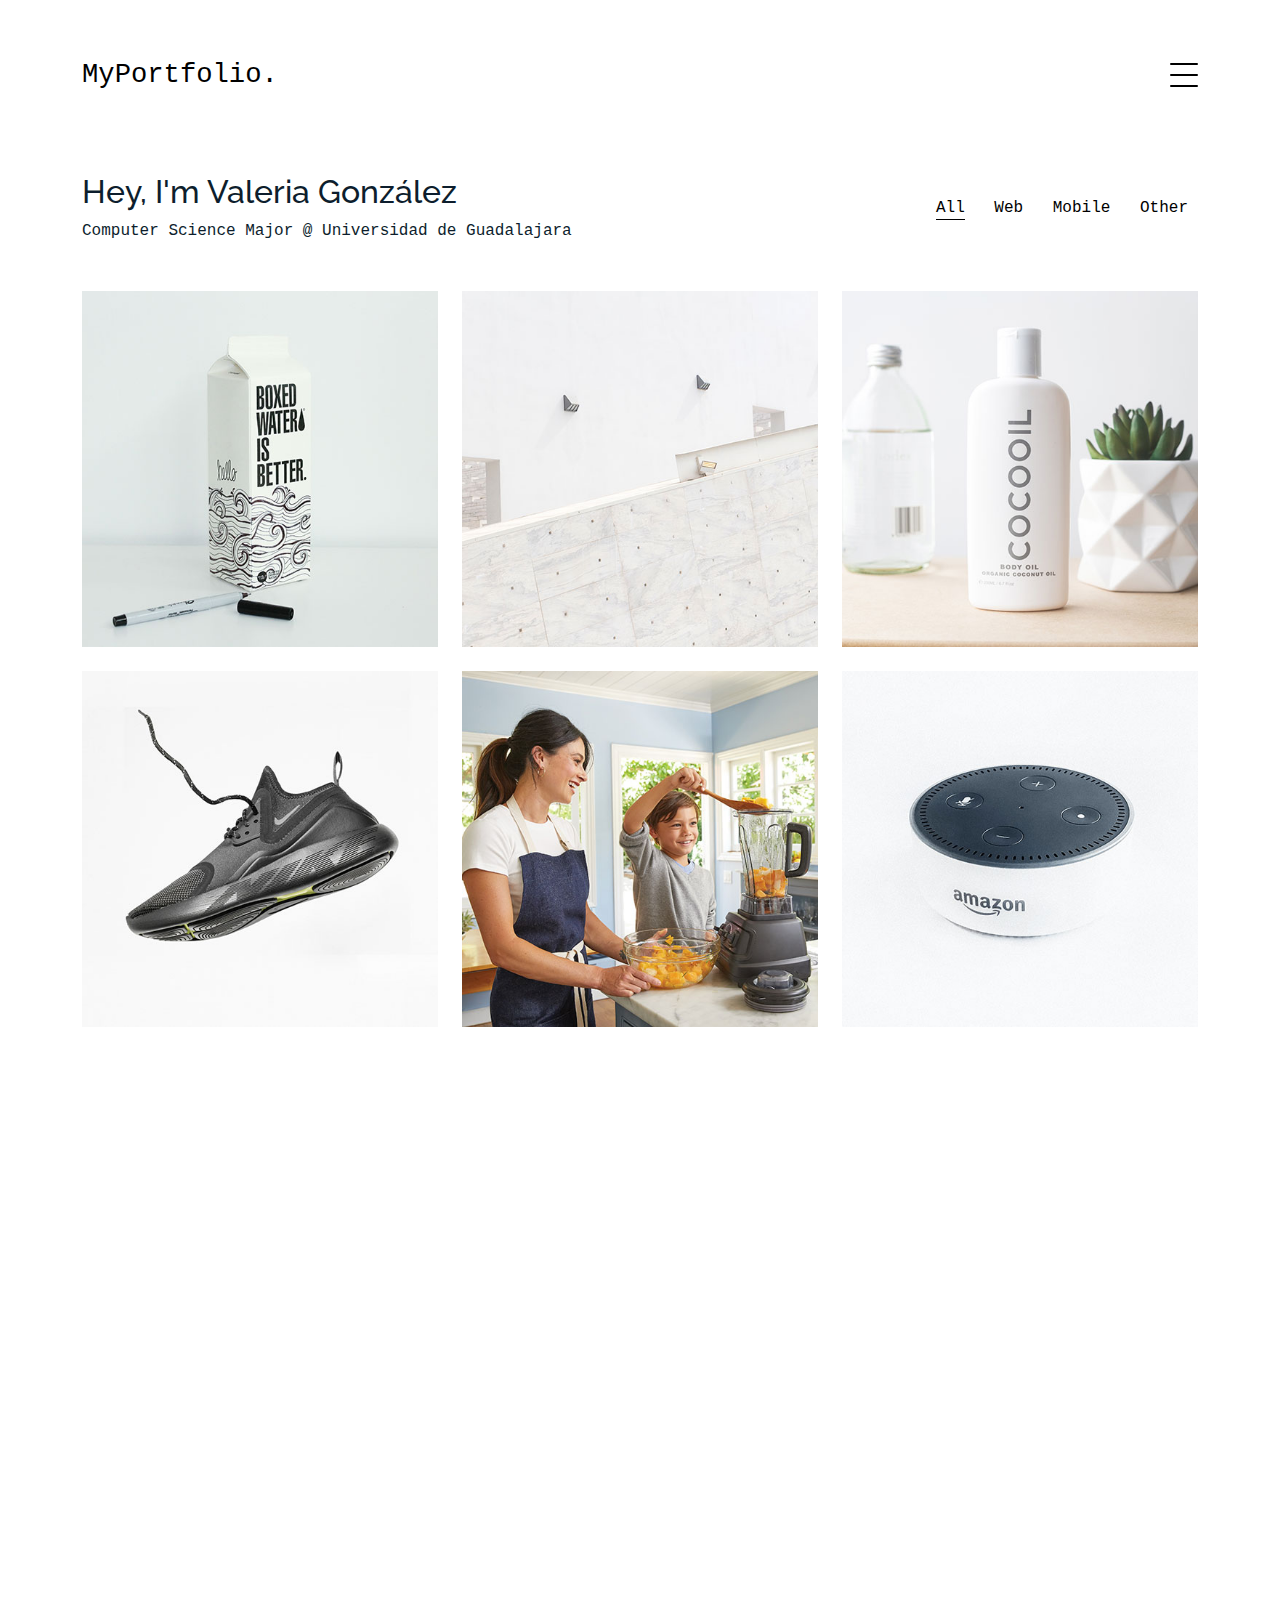
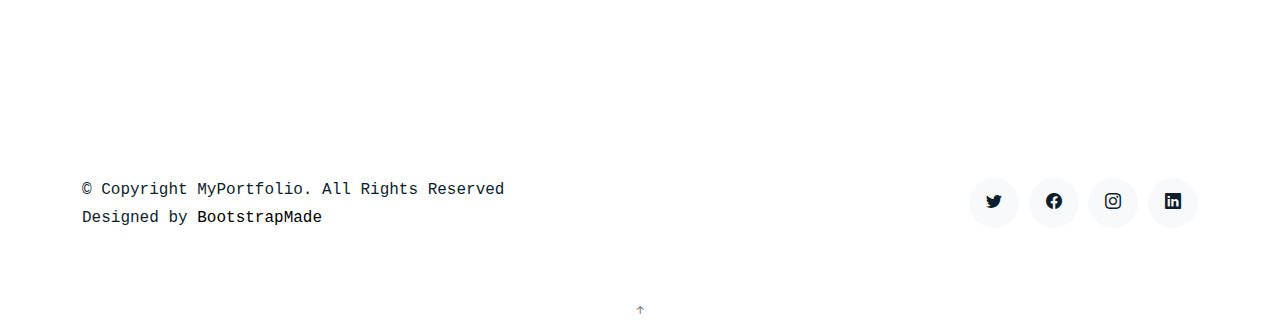
<file: index.html>
<!DOCTYPE html>
<html lang="en">

<head>
  <meta charset="utf-8">
  <meta content="width=device-width, initial-scale=1.0" name="viewport">

  <title>My Portafolio</title>
  <meta content="" name="description">
  <meta content="" name="keywords">

  <!-- Favicons -->
  <link href="assets/img/favicon.png" rel="icon">
  <link href="assets/img/apple-touch-icon.png" rel="apple-touch-icon">

  <!-- Google Fonts -->
  <link href="https://fonts.googleapis.com/css?family=https://fonts.googleapis.com/css?family=Inconsolata:400,500,600,700|Raleway:400,400i,500,500i,600,600i,700,700i" rel="stylesheet">

  <!-- Vendor CSS Files -->
  <link href="assets/vendor/aos/aos.css" rel="stylesheet">
  <link href="assets/vendor/bootstrap/css/bootstrap.min.css" rel="stylesheet">
  <link href="assets/vendor/bootstrap-icons/bootstrap-icons.css" rel="stylesheet">
  <link href="assets/vendor/swiper/swiper-bundle.min.css" rel="stylesheet">

  <!-- Template Main CSS File -->
  <link href="assets/css/style.css" rel="stylesheet">

  <!-- =======================================================
  * Template Name: MyPortfolio
  * Updated: Jul 27 2023 with Bootstrap v5.3.1
  * Template URL: https://bootstrapmade.com/myportfolio-bootstrap-portfolio-website-template/
  * Author: BootstrapMade.com
  * License: https://bootstrapmade.com/license/
  ======================================================== -->
</head>

<body>

  <!-- ======= Navbar ======= -->
  <div class="collapse navbar-collapse custom-navmenu" id="main-navbar">
    <div class="container py-2 py-md-5">
      <div class="row align-items-start">
        <div class="col-md-2">
          <ul class="custom-menu">
            <li class="active"><a href="index.html">Home</a></li>
            <li><a href="contact.html">Contact</a></li>
          </ul>
        </div>
        <div class="col-md-6 d-none d-md-block  mr-auto">
          <div class="tweet d-flex">
            <span class="bi bi-twitter text-white mt-2 mr-3"></span>
            <div>
              <p><em>Follow me on<br> <a href="#">twitter</a></em></p>
            </div>
          </div>
        </div>
        <div class="col-md-4 d-none d-md-block">
          <h3>Hire Me</h3>
          <p>Feel free to contact me at <br> <a href="#">myemail@gmail.com</a></p>
        </div>
      </div>

    </div>
  </div>

  <nav class="navbar navbar-light custom-navbar">
    <div class="container">
      <a class="navbar-brand" href="index.html">MyPortfolio.</a>
      <a href="#" class="burger" data-bs-toggle="collapse" data-bs-target="#main-navbar">
        <span></span>
      </a>
    </div>
  </nav>

  <main id="main">

    <!-- ======= Works Section ======= -->
    <section class="section site-portfolio">
      <div class="container">
        <div class="row mb-5 align-items-center">
          <div class="col-md-12 col-lg-6 mb-4 mb-lg-0" data-aos="fade-up">
            <h2>Hey, I'm Valeria González</h2>
            <p class="mb-0">Computer Science Major @ Universidad de Guadalajara</p>
          </div>
          <div class="col-md-12 col-lg-6 text-start text-lg-end" data-aos="fade-up" data-aos-delay="100">
            <div id="filters" class="filters">
              <a href="#" data-filter="*" class="active">All</a>
              <a href="#" data-filter=".web">Web</a>
              <a href="#" data-filter=".design">Mobile</a>
              <a href="#" data-filter=".branding">Other</a>
            </div>
          </div>
        </div>
        <div id="portfolio-grid" class="row no-gutter" data-aos="fade-up" data-aos-delay="200">
          <div class="item web col-sm-6 col-md-4 col-lg-4 mb-4">
            <a href="work-single.html" class="item-wrap fancybox">
              <div class="work-info">
                <h3>Boxed Water</h3>
                <span>Web</span>
              </div>
              <img class="img-fluid" src="assets/img/img_1.jpg">
            </a>
          </div>
          <div class="item photography col-sm-6 col-md-4 col-lg-4 mb-4">
            <a href="work-single.html" class="item-wrap fancybox">
              <div class="work-info">
                <h3>Build Indoo</h3>
                <span>Photography</span>
              </div>
              <img class="img-fluid" src="assets/img/img_2.jpg">
            </a>
          </div>
          <div class="item branding col-sm-6 col-md-4 col-lg-4 mb-4">
            <a href="work-single.html" class="item-wrap fancybox">
              <div class="work-info">
                <h3>Cocooil</h3>
                <span>Branding</span>
              </div>
              <img class="img-fluid" src="assets/img/img_3.jpg">
            </a>
          </div>
          <div class="item design col-sm-6 col-md-4 col-lg-4 mb-4">
            <a href="work-single.html" class="item-wrap fancybox">
              <div class="work-info">
                <h3>Nike Shoe</h3>
                <span>Design</span>
              </div>
              <img class="img-fluid" src="assets/img/img_4.jpg">
            </a>
          </div>
          <div class="item photography col-sm-6 col-md-4 col-lg-4 mb-4">
            <a href="work-single.html" class="item-wrap fancybox">
              <div class="work-info">
                <h3>Kitchen Sink</h3>
                <span>Photography</span>
              </div>
              <img class="img-fluid" src="assets/img/img_5.jpg">
            </a>
          </div>
          <div class="item branding col-sm-6 col-md-4 col-lg-4 mb-4">
            <a href="work-single.html" class="item-wrap fancybox">
              <div class="work-info">
                <h3>Amazon</h3>
                <span>brandingn</span>
              </div>
              <img class="img-fluid" src="assets/img/img_6.jpg">
            </a>
          </div>
        </div>
      </div>
    </section><!-- End  Works Section -->

    <!-- ======= About Section ======= -->
    <section class="section pb-5">
      <div class="container" data-aos="fade-up">
        <div class="row mb-5 align-items-end">
          <div class="col-md-6" >

            <h2>About Me</h2>
            <p class="mb-0">Hi there, I'm a sixth semester computer science major. I'm a passionate
              problem solver and love what I'm studying. My goal is to work at bigtech companies and 
              be a great competitive programmer.
            </p>
          </div>
        </div>

        <div class="row">
          <div class="col-md-4 ml-auto order-2">
            <h3 class="h3 mb-4">Skills</h3>
            <ul class="list-unstyled">
              <li class="mb-3">
                <div class="d-flex mb-1">
                  <strong>C, C++</strong>
                  <!--span class="ml-auto">0%</span-->
                </div>
                <!--div class="progress custom-progress">
                  <div class="progress-bar" role="progressbar" style="width: 80%" aria-valuenow="80" aria-valuemin="0" aria-valuemax="100"></div>
                </div-->
              </li>
              <li class="mb-3">
                <div class="d-flex mb-1">
                  <strong>Python</strong>
                  <!--span class="ml-auto">0%</span-->
                </div>
                <!--div class="progress custom-progress">
                  <div class="progress-bar" role="progressbar" style="width: 96%" aria-valuenow="96" aria-valuemin="0" aria-valuemax="100"></div>
                </div-->
              </li>
              <li class="mb-3">
                <div class="d-flex mb-1">
                  <strong>HTML5/CSS3</strong>
                  <!--span class="ml-auto">0%</span-->
                </div>
                <!--div class="progress custom-progress">
                  <div class="progress-bar" role="progressbar" style="width: 99%" aria-valuenow="99" aria-valuemin="0" aria-valuemax="100"></div>
                </div-->
              </li>
              <li class="mb-3">
                <div class="d-flex mb-1">
                  <strong>Database Management</strong>
                  <!--span class="ml-auto">0%</span-->
                </div>
                <!--div class="progress custom-progress">
                  <div class="progress-bar" role="progressbar" style="width: 87%" aria-valuenow="87" aria-valuemin="0" aria-valuemax="100"></div>
                </div-->
              </li>
              <li class="mb-3">
                <div class="d-flex mb-1">
                  <strong>Algorithms & Data Structures</strong>
                  <!--span class="ml-auto">0%</span-->
                </div>
                <!--div class="progress custom-progress">
                  <div class="progress-bar" role="progressbar" style="width: 85%" aria-valuenow="85" aria-valuemin="0" aria-valuemax="100"></div>
                </div-->
              </li>
              <li class="mb-3">
                <div class="d-flex mb-1">
                  <strong>React Native</strong>
                  <!--span class="ml-auto">0%</span-->
                </div>
                <!--div class="progress custom-progress">
                  <div class="progress-bar" role="progressbar" style="width: 88%" aria-valuenow="88" aria-valuemin="0" aria-valuemax="100"></div>
                </div-->
              </li>
            </ul>
          </div>

          <div class="col-md-7 mb-5 mb-md-0">
            <p><a href="#" class="readmore">Download my CV</a></p>
            <br><br>
            <p style = "width: 90%">Some of my current learning interests are about Data Science, Machine Learning, 
              Data Mining and Artificial Inteligence.</p>
            <p style = "width: 90%">I have a solid knowledge of algorithms and data structures, delving into competitive
            programming at school attending various contests and even training camps.</p>
            
            
          </div>

        </div>

      </div>

    </section><!-- End About Section -->
    <br><br><br>
    <!-- ======= Services Section ======= >
    <section class="section services">
      <div class="container">
        <div class="row justify-content-center text-center mb-4">
          <div class="col-5">
            <h3 class="h3 heading">My Services</h3>
            <p>Lorem ipsum dolor sit amet consectetur adipisicing elit explicabo inventore.</p>
          </div>
        </div>
        <div class="row">

          <div class="col-12 col-sm-6 col-md-6 col-lg-3">
            <i class="bi bi-card-checklist"></i>
            <h4 class="h4 mb-2">Web Design</h4>
            <p>Lorem ipsum dolor sit amet consectetur adipisicing elit explicabo inventore.</p>
            <ul class="list-unstyled list-line">
              <li>Lorem ipsum dolor sit amet consectetur adipisicing</li>
              <li>Non pariatur nisi</li>
              <li>Magnam soluta quod</li>
              <li>Lorem ipsum dolor</li>
              <li>Cumque quae aliquam</li>
            </ul>
          </div>
          <div class="col-12 col-sm-6 col-md-6 col-lg-3">
            <i class="bi bi-binoculars"></i>
            <h4 class="h4 mb-2">Mobile Applications</h4>
            <p>Lorem ipsum dolor sit amet consectetur adipisicing elit explicabo inventore.</p>
            <ul class="list-unstyled list-line">
              <li>Lorem ipsum dolor sit amet consectetur adipisicing</li>
              <li>Non pariatur nisi</li>
              <li>Magnam soluta quod</li>
              <li>Lorem ipsum dolor</li>
              <li>Cumque quae aliquam</li>
            </ul>
          </div>
          <div class="col-12 col-sm-6 col-md-6 col-lg-3">
            <i class="bi bi-brightness-high"></i>
            <h4 class="h4 mb-2">Graphic Design</h4>
            <p>Lorem ipsum dolor sit amet consectetur adipisicing elit explicabo inventore.</p>
            <ul class="list-unstyled list-line">
              <li>Lorem ipsum dolor sit amet consectetur adipisicing</li>
              <li>Non pariatur nisi</li>
              <li>Magnam soluta quod</li>
              <li>Lorem ipsum dolor</li>
              <li>Cumque quae aliquam</li>
            </ul>
          </div>
          <div class="col-12 col-sm-6 col-md-6 col-lg-3">
            <i class="bi bi-calendar4-week"></i>
            <h4 class="h4 mb-2">SEO</h4>
            <p>Lorem ipsum dolor sit amet consectetur adipisicing elit explicabo inventore.</p>
            <ul class="list-unstyled list-line">
              <li>Lorem ipsum dolor sit amet consectetur adipisicing</li>
              <li>Non pariatur nisi</li>
              <li>Magnam soluta quod</li>
              <li>Lorem ipsum dolor</li>
              <li>Cumque quae aliquam</li>
            </ul>
          </div>
        </div>
      </div>
    </section><End Services Section -->
  </main><!-- End #main -->

  <!-- ======= Footer ======= -->
  <footer class="footer" role="contentinfo">
    <div class="container">
      <div class="row">
        <div class="col-sm-6">
          <p class="mb-1">&copy; Copyright MyPortfolio. All Rights Reserved</p>
          <div class="credits">
            <!--
            All the links in the footer should remain intact.
            You can delete the links only if you purchased the pro version.
            Licensing information: https://bootstrapmade.com/license/
            Purchase the pro version with working PHP/AJAX contact form: https://bootstrapmade.com/buy/?theme=MyPortfolio
          -->
            Designed by <a href="https://bootstrapmade.com/">BootstrapMade</a>
          </div>
        </div>
        <div class="col-sm-6 social text-md-end">
          <a href="#"><span class="bi bi-twitter"></span></a>
          <a href="#"><span class="bi bi-facebook"></span></a>
          <a href="#"><span class="bi bi-instagram"></span></a>
          <a href="#"><span class="bi bi-linkedin"></span></a>
        </div>
      </div>
    </div>
  </footer>

  <a href="#" class="back-to-top d-flex align-items-center justify-content-center"><i class="bi bi-arrow-up-short"></i></a>

  <!-- Vendor JS Files -->
  <script src="assets/vendor/aos/aos.js"></script>
  <script src="assets/vendor/bootstrap/js/bootstrap.bundle.min.js"></script>
  <script src="assets/vendor/isotope-layout/isotope.pkgd.min.js"></script>
  <script src="assets/vendor/swiper/swiper-bundle.min.js"></script>
  <script src="assets/vendor/php-email-form/validate.js"></script>

  <!-- Template Main JS File -->
  <script src="assets/js/main.js"></script>

</body>

</html>
</file>
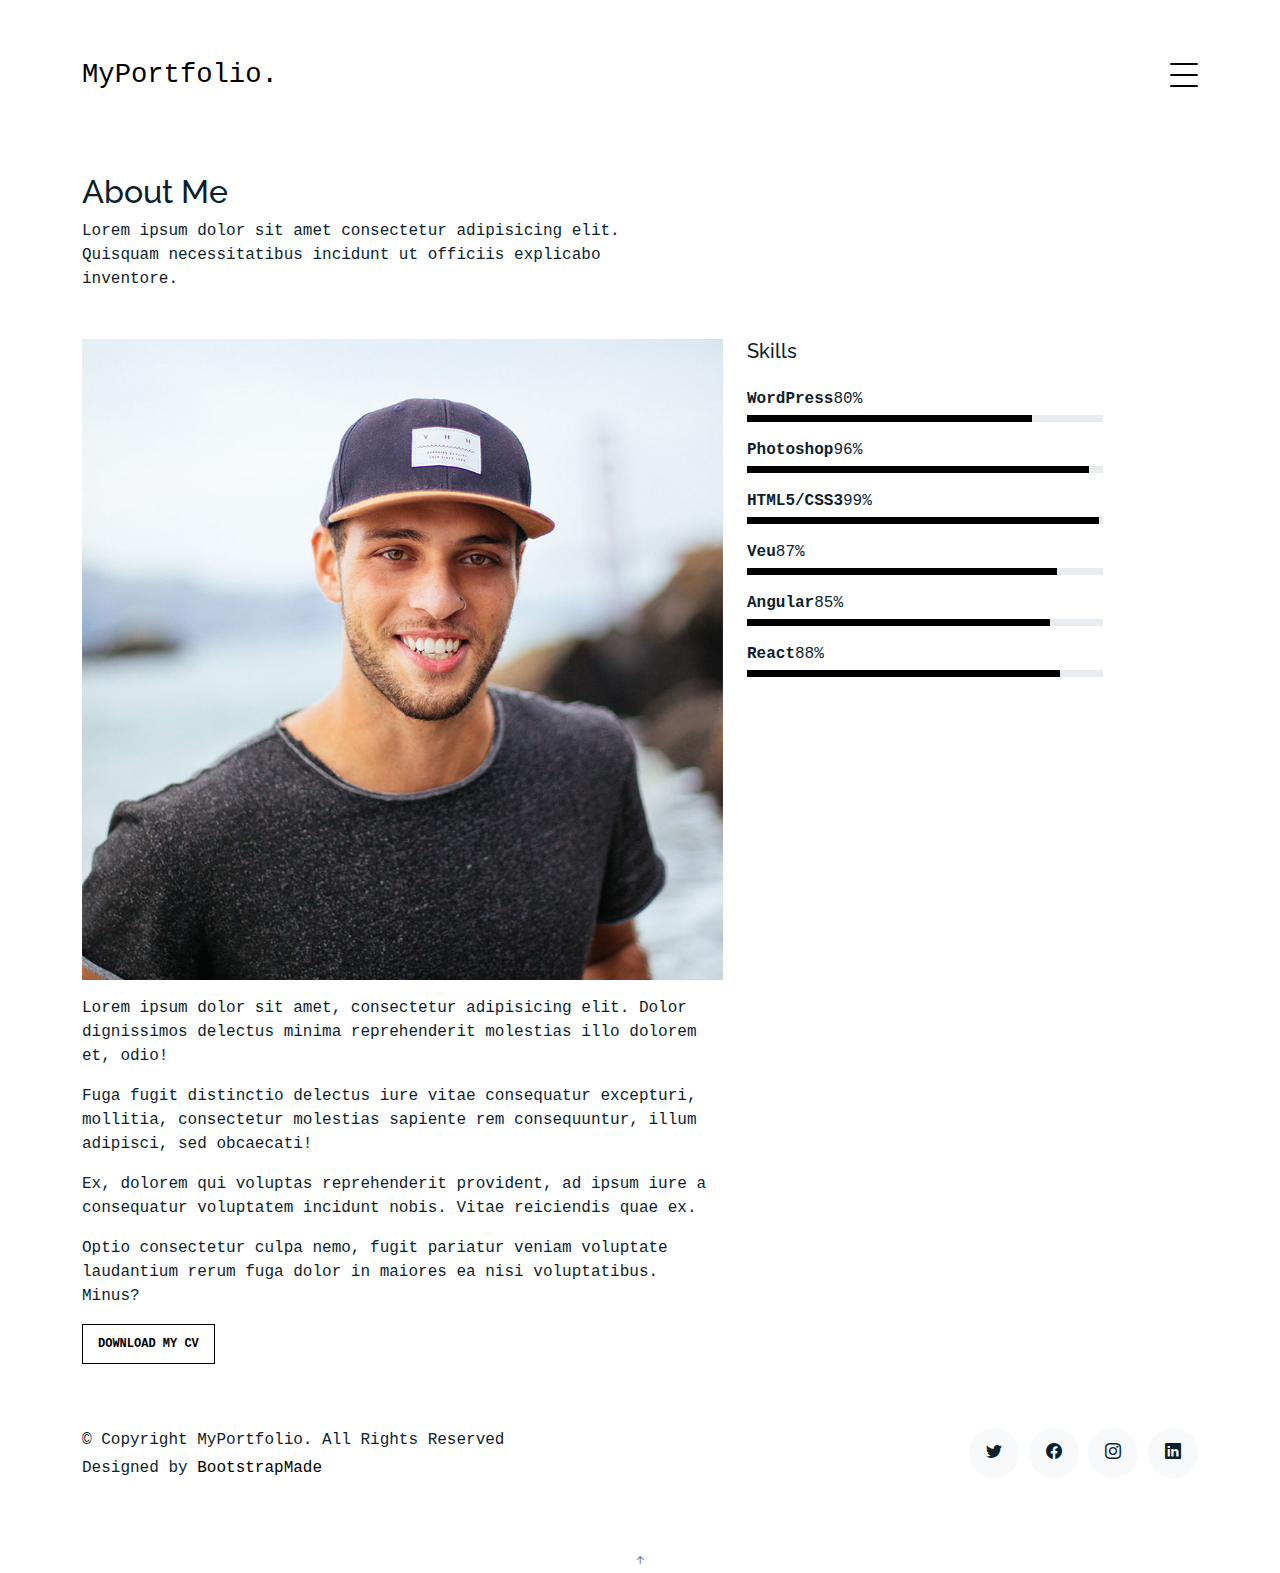
<file: about.html>
<!DOCTYPE html>
<html lang="en">

<head>
  <meta charset="utf-8">
  <meta content="width=device-width, initial-scale=1.0" name="viewport">

  <title>MyPortfolio Bootstrap Template - About</title>
  <meta content="" name="description">
  <meta content="" name="keywords">

  <!-- Favicons -->
  <link href="assets/img/favicon.png" rel="icon">
  <link href="assets/img/apple-touch-icon.png" rel="apple-touch-icon">

  <!-- Google Fonts -->
  <link href="https://fonts.googleapis.com/css?family=https://fonts.googleapis.com/css?family=Inconsolata:400,500,600,700|Raleway:400,400i,500,500i,600,600i,700,700i" rel="stylesheet">

  <!-- Vendor CSS Files -->
  <link href="assets/vendor/aos/aos.css" rel="stylesheet">
  <link href="assets/vendor/bootstrap/css/bootstrap.min.css" rel="stylesheet">
  <link href="assets/vendor/bootstrap-icons/bootstrap-icons.css" rel="stylesheet">
  <link href="assets/vendor/swiper/swiper-bundle.min.css" rel="stylesheet">

  <!-- Template Main CSS File -->
  <link href="assets/css/style.css" rel="stylesheet">

  <!-- =======================================================
  * Template Name: MyPortfolio
  * Updated: Jul 27 2023 with Bootstrap v5.3.1
  * Template URL: https://bootstrapmade.com/myportfolio-bootstrap-portfolio-website-template/
  * Author: BootstrapMade.com
  * License: https://bootstrapmade.com/license/
  ======================================================== -->
</head>

<body>

  <!-- ======= Navbar ======= -->
  <div class="collapse navbar-collapse custom-navmenu" id="main-navbar">
    <div class="container py-2 py-md-5">
      <div class="row align-items-start">
        <div class="col-md-2">
          <ul class="custom-menu">
            <li><a href="index.html">Home</a></li>
            <li class="active"><a href="about.html">About Me</a></li>
            <li><a href="services.html">Services</a></li>
            <li><a href="works.html">Works</a></li>
            <li><a href="contact.html">Contact</a></li>
          </ul>
        </div>
        <div class="col-md-6 d-none d-md-block  mr-auto">
          <div class="tweet d-flex">
            <span class="bi bi-twitter text-white mt-2 mr-3"></span>
            <div>
              <p><em>Lorem ipsum dolor sit amet consectetur adipisicing elit. Quisquam necessitatibus incidunt ut officiis explicabo inventore. <br> <a href="#">t.co/v82jsk</a></em></p>
            </div>
          </div>
        </div>
        <div class="col-md-4 d-none d-md-block">
          <h3>Hire Me</h3>
          <p>Lorem ipsum dolor sit amet consectetur adipisicing elit. Quisquam necessitatibus incidunt ut officiisexplicabo inventore. <br> <a href="#">myemail@gmail.com</a></p>
        </div>
      </div>

    </div>
  </div>

  <nav class="navbar navbar-light custom-navbar">
    <div class="container">
      <a class="navbar-brand" href="index.html">MyPortfolio.</a>
      <a href="#" class="burger" data-bs-toggle="collapse" data-bs-target="#main-navbar">
        <span></span>
      </a>
    </div>
  </nav>

  <main id="main">

    <section class="section pb-5">
      <div class="container">
        <div class="row mb-5 align-items-end">
          <div class="col-md-6" data-aos="fade-up">

            <h2>About Me</h2>
            <p class="mb-0">Lorem ipsum dolor sit amet consectetur adipisicing elit. Quisquam necessitatibus incidunt ut
              officiis explicabo inventore.</p>
          </div>

        </div>

        <div class="row">
          <div class="col-md-4 ml-auto order-2" data-aos="fade-up">
            <h3 class="h3 mb-4">Skills</h3>
            <ul class="list-unstyled">
              <li class="mb-3">
                <div class="d-flex mb-1">
                  <strong>WordPress</strong>
                  <span class="ml-auto">80%</span>
                </div>
                <div class="progress custom-progress">
                  <div class="progress-bar" role="progressbar" style="width: 80%" aria-valuenow="80" aria-valuemin="0" aria-valuemax="100"></div>
                </div>
              </li>
              <li class="mb-3">
                <div class="d-flex mb-1">
                  <strong>Photoshop</strong>
                  <span class="ml-auto">96%</span>
                </div>
                <div class="progress custom-progress">
                  <div class="progress-bar" role="progressbar" style="width: 96%" aria-valuenow="96" aria-valuemin="0" aria-valuemax="100"></div>
                </div>
              </li>
              <li class="mb-3">
                <div class="d-flex mb-1">
                  <strong>HTML5/CSS3</strong>
                  <span class="ml-auto">99%</span>
                </div>
                <div class="progress custom-progress">
                  <div class="progress-bar" role="progressbar" style="width: 99%" aria-valuenow="99" aria-valuemin="0" aria-valuemax="100"></div>
                </div>
              </li>
              <li class="mb-3">
                <div class="d-flex mb-1">
                  <strong>Veu</strong>
                  <span class="ml-auto">87%</span>
                </div>
                <div class="progress custom-progress">
                  <div class="progress-bar" role="progressbar" style="width: 87%" aria-valuenow="87" aria-valuemin="0" aria-valuemax="100"></div>
                </div>
              </li>
              <li class="mb-3">
                <div class="d-flex mb-1">
                  <strong>Angular</strong>
                  <span class="ml-auto">85%</span>
                </div>
                <div class="progress custom-progress">
                  <div class="progress-bar" role="progressbar" style="width: 85%" aria-valuenow="85" aria-valuemin="0" aria-valuemax="100"></div>
                </div>
              </li>
              <li class="mb-3">
                <div class="d-flex mb-1">
                  <strong>React</strong>
                  <span class="ml-auto">88%</span>
                </div>
                <div class="progress custom-progress">
                  <div class="progress-bar" role="progressbar" style="width: 88%" aria-valuenow="88" aria-valuemin="0" aria-valuemax="100"></div>
                </div>
              </li>
            </ul>
          </div>

          <div class="col-md-7 mb-5 mb-md-0" data-aos="fade-up">
            <p><img src="assets/img/person_1_sq.jpg" alt="Image" class="img-fluid"></p>
            <p>Lorem ipsum dolor sit amet, consectetur adipisicing elit. Dolor dignissimos delectus minima reprehenderit
              molestias illo dolorem et, odio!</p>
            <p>Fuga fugit distinctio delectus iure vitae consequatur excepturi, mollitia, consectetur molestias sapiente
              rem consequuntur, illum adipisci, sed obcaecati!</p>
            <p>Ex, dolorem qui voluptas reprehenderit provident, ad ipsum iure a consequatur voluptatem incidunt nobis.
              Vitae reiciendis quae ex.</p>
            <p>Optio consectetur culpa nemo, fugit pariatur veniam voluptate laudantium rerum fuga dolor in maiores ea
              nisi voluptatibus. Minus?</p>
            <p><a href="#" class="readmore">Download my CV</a></p>
          </div>

        </div>

      </div>

    </section>

  </main><!-- End #main -->

  <!-- ======= Footer ======= -->
  <footer class="footer" role="contentinfo">
    <div class="container">
      <div class="row">
        <div class="col-sm-6">
          <p class="mb-1">&copy; Copyright MyPortfolio. All Rights Reserved</p>
          <div class="credits">
            <!--
            All the links in the footer should remain intact.
            You can delete the links only if you purchased the pro version.
            Licensing information: https://bootstrapmade.com/license/
            Purchase the pro version with working PHP/AJAX contact form: https://bootstrapmade.com/buy/?theme=MyPortfolio
          -->
            Designed by <a href="https://bootstrapmade.com/">BootstrapMade</a>
          </div>
        </div>
        <div class="col-sm-6 social text-md-end">
          <a href="#"><span class="bi bi-twitter"></span></a>
          <a href="#"><span class="bi bi-facebook"></span></a>
          <a href="#"><span class="bi bi-instagram"></span></a>
          <a href="#"><span class="bi bi-linkedin"></span></a>
        </div>
      </div>
    </div>
  </footer>

  <a href="#" class="back-to-top d-flex align-items-center justify-content-center"><i class="bi bi-arrow-up-short"></i></a>

  <!-- Vendor JS Files -->
  <script src="assets/vendor/aos/aos.js"></script>
  <script src="assets/vendor/bootstrap/js/bootstrap.bundle.min.js"></script>
  <script src="assets/vendor/isotope-layout/isotope.pkgd.min.js"></script>
  <script src="assets/vendor/swiper/swiper-bundle.min.js"></script>
  <script src="assets/vendor/php-email-form/validate.js"></script>

  <!-- Template Main JS File -->
  <script src="assets/js/main.js"></script>

</body>

</html>
</file>
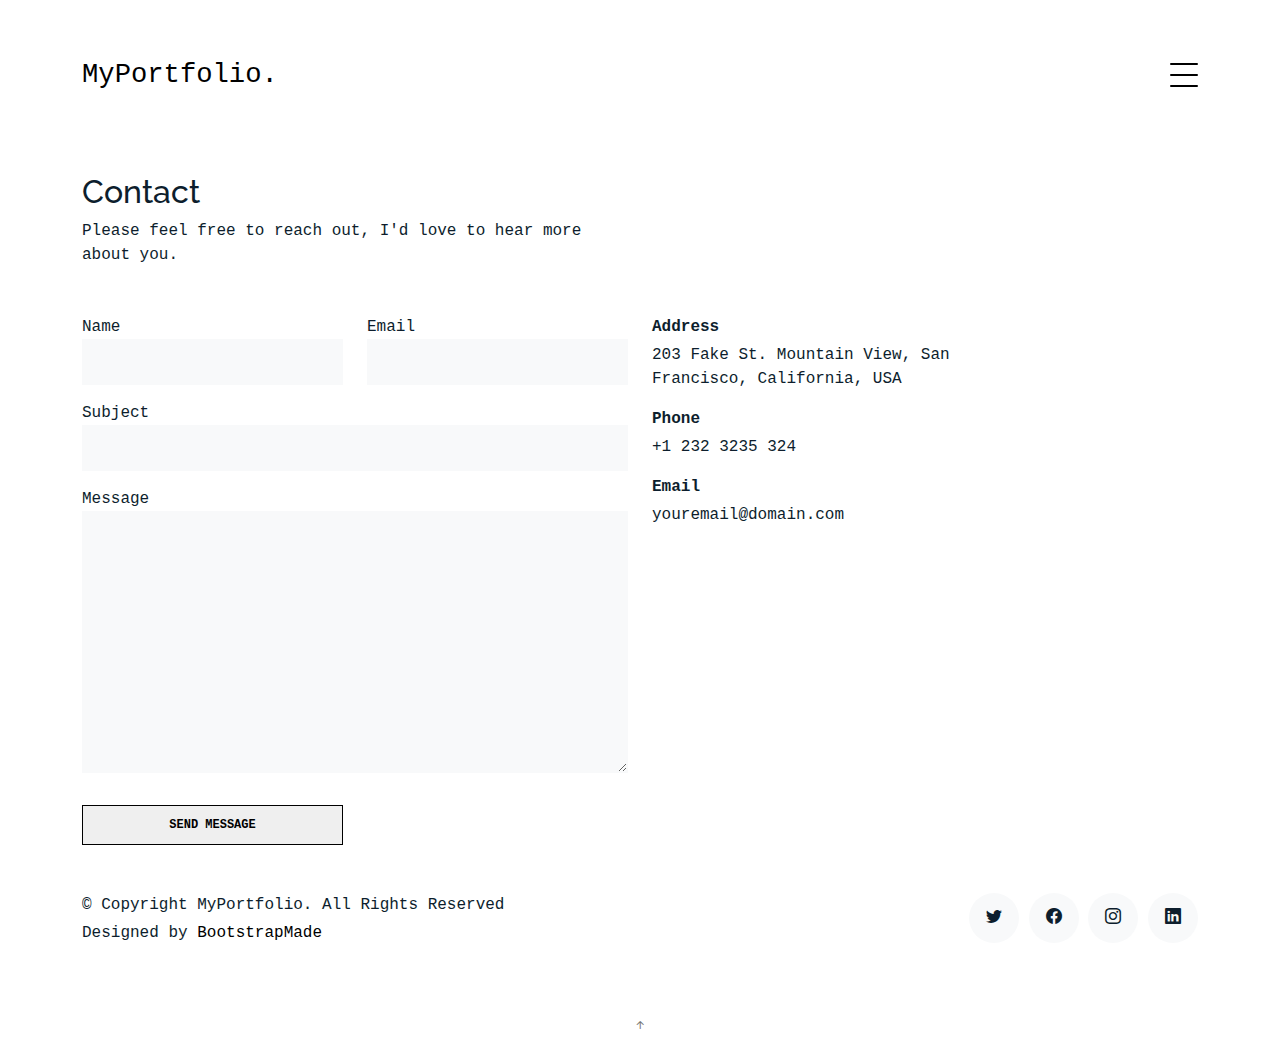
<file: contact.html>
<!DOCTYPE html>
<html lang="en">

<head>
  <meta charset="utf-8">
  <meta content="width=device-width, initial-scale=1.0" name="viewport">

  <title>MyPortfolio</title>
  <meta content="" name="description">
  <meta content="" name="keywords">

  <!-- Favicons -->
  <link href="assets/img/favicon.png" rel="icon">
  <link href="assets/img/apple-touch-icon.png" rel="apple-touch-icon">

  <!-- Google Fonts -->
  <link href="https://fonts.googleapis.com/css?family=https://fonts.googleapis.com/css?family=Inconsolata:400,500,600,700|Raleway:400,400i,500,500i,600,600i,700,700i" rel="stylesheet">

  <!-- Vendor CSS Files -->
  <link href="assets/vendor/aos/aos.css" rel="stylesheet">
  <link href="assets/vendor/bootstrap/css/bootstrap.min.css" rel="stylesheet">
  <link href="assets/vendor/bootstrap-icons/bootstrap-icons.css" rel="stylesheet">
  <link href="assets/vendor/swiper/swiper-bundle.min.css" rel="stylesheet">

  <!-- Template Main CSS File -->
  <link href="assets/css/style.css" rel="stylesheet">

  <!-- =======================================================
  * Template Name: MyPortfolio
  * Updated: Jul 27 2023 with Bootstrap v5.3.1
  * Template URL: https://bootstrapmade.com/myportfolio-bootstrap-portfolio-website-template/
  * Author: BootstrapMade.com
  * License: https://bootstrapmade.com/license/
  ======================================================== -->
</head>

<body>

  <!-- ======= Navbar ======= -->
  <div class="collapse navbar-collapse custom-navmenu" id="main-navbar">
    <div class="container py-2 py-md-5">
      <div class="row align-items-start">
        <div class="col-md-2">
          <ul class="custom-menu">
            <li><a href="index.html">Home</a></li>
            <li class="active"><a href="contact.html">Contact</a></li>
          </ul>
        </div>
        <div class="col-md-6 d-none d-md-block  mr-auto">
          <div class="tweet d-flex">
            <span class="bi bi-twitter text-white mt-2 mr-3"></span>
            <div>
              <p><em>Follow me on<br> <a href="#">twitter</a></em></p>
            </div>
          </div>
        </div>
        <div class="col-md-4 d-none d-md-block">
          <h3>Hire Me</h3>
          <p>Feel free to contact me at <br> <a href="#">myemail@gmail.com</a></p>
        </div>
      </div>

    </div>
  </div>

  <nav class="navbar navbar-light custom-navbar">
    <div class="container">
      <a class="navbar-brand" href="index.html">MyPortfolio.</a>
      <a href="#" class="burger" data-bs-toggle="collapse" data-bs-target="#main-navbar">
        <span></span>
      </a>
    </div>
  </nav>

  <main id="main">

    <section class="section pb-5">
      <div class="container">

        <div class="row mb-5 align-items-end">
          <div class="col-md-6" data-aos="fade-up">
            <h2>Contact</h2>
            <p class="mb-0"> 
              Please feel free to reach out, I'd love to hear more about you.
            </p>
          </div>

        </div>

        <div class="row">
          <div class="col-md-6 mb-5 mb-md-0" data-aos="fade-up">

            <form action="#" method="post" role="form" class="php-email-form">

              <div class="row gy-3">
                <div class="col-md-6 form-group">
                  <label for="name">Name</label>
                  <input type="text" name="name" class="form-control" id="name" required>
                </div>
                <div class="col-md-6 form-group">
                  <label for="name">Email</label>
                  <input type="email" class="form-control" name="email" id="email" required>
                </div>
                <div class="col-md-12 form-group">
                  <label for="name">Subject</label>
                  <input type="text" class="form-control" name="subject" id="subject" required>
                </div>
                <div class="col-md-12 form-group">
                  <label for="name">Message</label>
                  <textarea class="form-control" name="message" cols="30" rows="10" required></textarea>
                </div>

                <div class="col-md-12 my-3">
                  <div class="loading">Loading</div>
                  <div class="error-message"></div>
                  <div class="sent-message">Your message has been sent. Thank you!</div>
                </div>

                <div class="col-md-6 mt-0 form-group">
                  <input type="submit" class="readmore d-block w-100" value="Send Message">
                </div>
              </div>

            </form>

          </div>

          <div class="col-md-4 ml-auto order-2" data-aos="fade-up">
            <ul class="list-unstyled">
              <li class="mb-3">
                <strong class="d-block mb-1">Address</strong>
                <span>203 Fake St. Mountain View, San Francisco, California, USA</span>
              </li>
              <li class="mb-3">
                <strong class="d-block mb-1">Phone</strong>
                <span>+1 232 3235 324</span>
              </li>
              <li class="mb-3">
                <strong class="d-block mb-1">Email</strong>
                <span>youremail@domain.com</span>
              </li>
            </ul>
          </div>

        </div>

      </div>

    </section>

  </main><!-- End #main -->

  <!-- ======= Footer ======= -->
  <footer class="footer" role="contentinfo">
    <div class="container">
      <div class="row">
        <div class="col-sm-6">
          <p class="mb-1">&copy; Copyright MyPortfolio. All Rights Reserved</p>
          <div class="credits">
            <!--
            All the links in the footer should remain intact.
            You can delete the links only if you purchased the pro version.
            Licensing information: https://bootstrapmade.com/license/
            Purchase the pro version with working PHP/AJAX contact form: https://bootstrapmade.com/buy/?theme=MyPortfolio
          -->
            Designed by <a href="https://bootstrapmade.com/">BootstrapMade</a>
          </div>
        </div>
        <div class="col-sm-6 social text-md-end">
          <a href="#"><span class="bi bi-twitter"></span></a>
          <a href="#"><span class="bi bi-facebook"></span></a>
          <a href="#"><span class="bi bi-instagram"></span></a>
          <a href="#"><span class="bi bi-linkedin"></span></a>
        </div>
      </div>
    </div>
  </footer>

  <a href="#" class="back-to-top d-flex align-items-center justify-content-center"><i class="bi bi-arrow-up-short"></i></a>

  <!-- Vendor JS Files -->
  <script src="assets/vendor/aos/aos.js"></script>
  <script src="assets/vendor/bootstrap/js/bootstrap.bundle.min.js"></script>
  <script src="assets/vendor/isotope-layout/isotope.pkgd.min.js"></script>
  <script src="assets/vendor/swiper/swiper-bundle.min.js"></script>
  <script src="assets/vendor/php-email-form/validate.js"></script>

  <!-- Template Main JS File -->
  <script src="assets/js/main.js"></script>

</body>

</html>
</file>
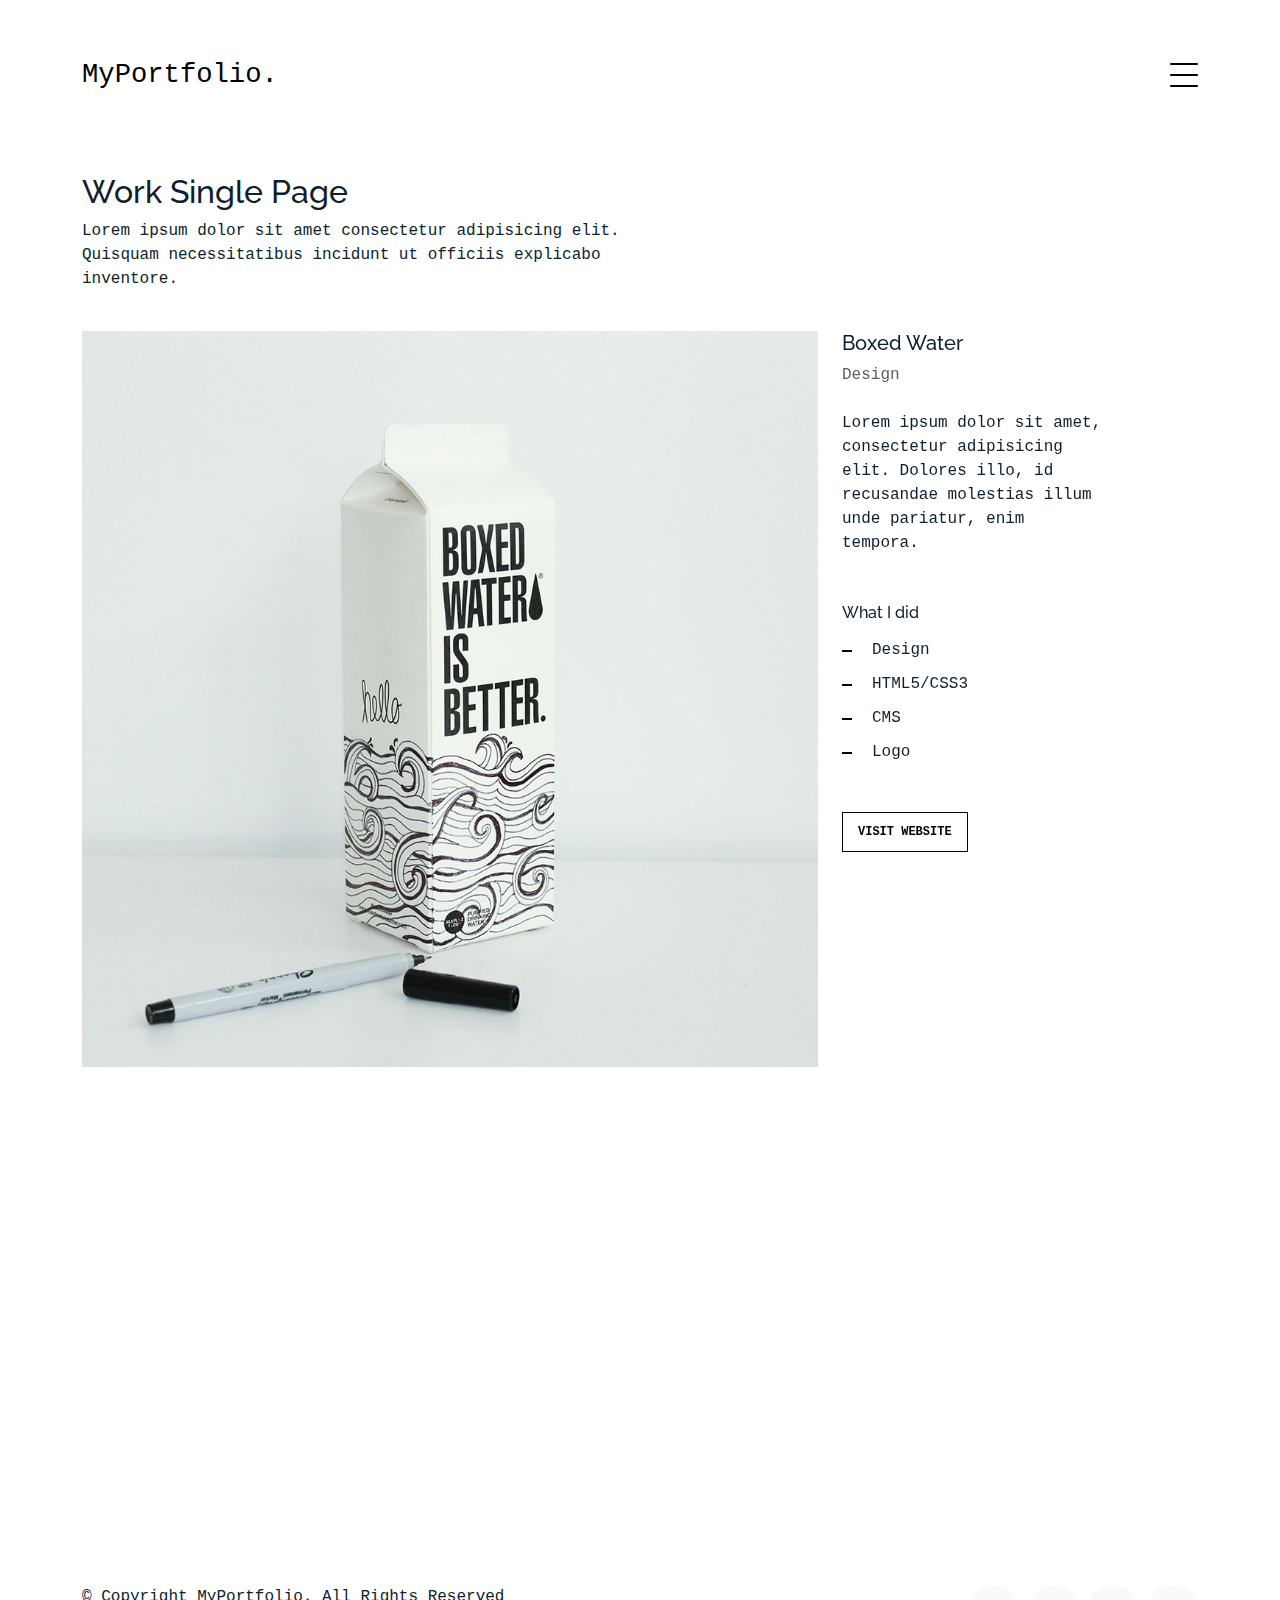
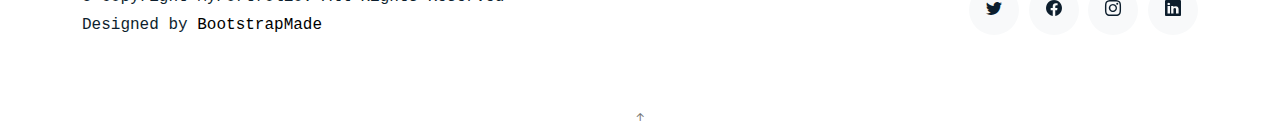
<file: work-single.html>
<!DOCTYPE html>
<html lang="en">

<head>
  <meta charset="utf-8">
  <meta content="width=device-width, initial-scale=1.0" name="viewport">

  <title>MyPortfolio Bootstrap Template - Work Single</title>
  <meta content="" name="description">
  <meta content="" name="keywords">

  <!-- Favicons -->
  <link href="assets/img/favicon.png" rel="icon">
  <link href="assets/img/apple-touch-icon.png" rel="apple-touch-icon">

  <!-- Google Fonts -->
  <link href="https://fonts.googleapis.com/css?family=https://fonts.googleapis.com/css?family=Inconsolata:400,500,600,700|Raleway:400,400i,500,500i,600,600i,700,700i" rel="stylesheet">

  <!-- Vendor CSS Files -->
  <link href="assets/vendor/aos/aos.css" rel="stylesheet">
  <link href="assets/vendor/bootstrap/css/bootstrap.min.css" rel="stylesheet">
  <link href="assets/vendor/bootstrap-icons/bootstrap-icons.css" rel="stylesheet">
  <link href="assets/vendor/swiper/swiper-bundle.min.css" rel="stylesheet">

  <!-- Template Main CSS File -->
  <link href="assets/css/style.css" rel="stylesheet">

  <!-- =======================================================
  * Template Name: MyPortfolio
  * Updated: Jul 27 2023 with Bootstrap v5.3.1
  * Template URL: https://bootstrapmade.com/myportfolio-bootstrap-portfolio-website-template/
  * Author: BootstrapMade.com
  * License: https://bootstrapmade.com/license/
  ======================================================== -->
</head>

<body>

  <!-- ======= Navbar ======= -->
  <div class="collapse navbar-collapse custom-navmenu" id="main-navbar">
    <div class="container py-2 py-md-5">
      <div class="row align-items-start">
        <div class="col-md-2">
          <ul class="custom-menu">
            <li><a href="index.html">Home</a></li>
            <li><a href="about.html">About Me</a></li>
            <li><a href="services.html">Services</a></li>
            <li class="active"><a href="works.html">Works</a></li>
            <li><a href="contact.html">Contact</a></li>
          </ul>
        </div>
        <div class="col-md-6 d-none d-md-block  mr-auto">
          <div class="tweet d-flex">
            <span class="bi bi-twitter text-white mt-2 mr-3"></span>
            <div>
              <p><em>Lorem ipsum dolor sit amet consectetur adipisicing elit. Quisquam necessitatibus incidunt ut officiis explicabo inventore. <br> <a href="#">t.co/v82jsk</a></em></p>
            </div>
          </div>
        </div>
        <div class="col-md-4 d-none d-md-block">
          <h3>Hire Me</h3>
          <p>Lorem ipsum dolor sit amet consectetur adipisicing elit. Quisquam necessitatibus incidunt ut officiisexplicabo inventore. <br> <a href="#">myemail@gmail.com</a></p>
        </div>
      </div>

    </div>
  </div>

  <nav class="navbar navbar-light custom-navbar">
    <div class="container">
      <a class="navbar-brand" href="index.html">MyPortfolio.</a>
      <a href="#" class="burger" data-bs-toggle="collapse" data-bs-target="#main-navbar">
        <span></span>
      </a>
    </div>
  </nav>

  <main id="main">

    <section class="section">
      <div class="container">
        <div class="row mb-4 align-items-center">
          <div class="col-md-6" data-aos="fade-up">
            <h2>Work Single Page</h2>
            <p>Lorem ipsum dolor sit amet consectetur adipisicing elit. Quisquam necessitatibus incidunt ut officiis explicabo inventore.</p>
          </div>
        </div>
      </div>

      <div class="site-section pb-0">
        <div class="container">
          <div class="row align-items-stretch">
            <div class="col-md-8" data-aos="fade-up">
              <img src="assets/img/img_1_big.jpg" alt="Image" class="img-fluid">
            </div>
            <div class="col-md-3 ml-auto" data-aos="fade-up" data-aos-delay="100">
              <div class="sticky-content">
                <h3 class="h3">Boxed Water</h3>
                <p class="mb-4"><span class="text-muted">Design</span></p>

                <div class="mb-5">
                  <p>Lorem ipsum dolor sit amet, consectetur adipisicing elit. Dolores illo, id recusandae molestias
                    illum unde pariatur, enim tempora.</p>

                </div>

                <h4 class="h4 mb-3">What I did</h4>
                <ul class="list-unstyled list-line mb-5">
                  <li>Design</li>
                  <li>HTML5/CSS3</li>
                  <li>CMS</li>
                  <li>Logo</li>
                </ul>

                <p><a href="#" class="readmore">Visit Website</a></p>
              </div>
            </div>
          </div>
        </div>
    </section>

    <!-- ======= Testimonials Section ======= -->
    <section class="section pt-0">
      <div class="container">

        <div class="testimonials-slider swiper" data-aos="fade-up" data-aos-delay="100">
          <div class="swiper-wrapper">

            <div class="swiper-slide">
              <div class="testimonial-wrap">
                <div class="testimonial">
                  <img src="assets/img/person_1.jpg" alt="Image" class="img-fluid">
                  <blockquote>
                    <p>Lorem ipsum dolor sit amet consectetur adipisicing elit. Quisquam necessitatibus incidunt ut officiis
                      explicabo inventore.</p>
                  </blockquote>
                  <p>&mdash; Jean Hicks</p>
                </div>
              </div>
            </div><!-- End testimonial item -->

            <div class="swiper-slide">
              <div class="testimonial-wrap">
                <div class="testimonial">
                  <img src="assets/img/person_2.jpg" alt="Image" class="img-fluid">
                  <blockquote>
                    <p>Lorem ipsum dolor sit amet consectetur adipisicing elit. Quisquam necessitatibus incidunt ut officiis
                      explicabo inventore.</p>
                  </blockquote>
                  <p>&mdash; Chris Stanworth</p>
                </div>
              </div>
            </div><!-- End testimonial item -->

          </div>
          <div class="swiper-pagination"></div>
        </div>

      </div>
    </section><!-- End Testimonials Section -->

  </main><!-- End #main -->

  <!-- ======= Footer ======= -->
  <footer class="footer" role="contentinfo">
    <div class="container">
      <div class="row">
        <div class="col-sm-6">
          <p class="mb-1">&copy; Copyright MyPortfolio. All Rights Reserved</p>
          <div class="credits">
            <!--
            All the links in the footer should remain intact.
            You can delete the links only if you purchased the pro version.
            Licensing information: https://bootstrapmade.com/license/
            Purchase the pro version with working PHP/AJAX contact form: https://bootstrapmade.com/buy/?theme=MyPortfolio
          -->
            Designed by <a href="https://bootstrapmade.com/">BootstrapMade</a>
          </div>
        </div>
        <div class="col-sm-6 social text-md-end">
          <a href="#"><span class="bi bi-twitter"></span></a>
          <a href="#"><span class="bi bi-facebook"></span></a>
          <a href="#"><span class="bi bi-instagram"></span></a>
          <a href="#"><span class="bi bi-linkedin"></span></a>
        </div>
      </div>
    </div>
  </footer>

  <a href="#" class="back-to-top d-flex align-items-center justify-content-center"><i class="bi bi-arrow-up-short"></i></a>

  <!-- Vendor JS Files -->
  <script src="assets/vendor/aos/aos.js"></script>
  <script src="assets/vendor/bootstrap/js/bootstrap.bundle.min.js"></script>
  <script src="assets/vendor/isotope-layout/isotope.pkgd.min.js"></script>
  <script src="assets/vendor/swiper/swiper-bundle.min.js"></script>
  <script src="assets/vendor/php-email-form/validate.js"></script>

  <!-- Template Main JS File -->
  <script src="assets/js/main.js"></script>

</body>

</html>
</file>
<file: assets/css/style.css>
/**
* Template Name: MyPortfolio
* Updated: Jul 27 2023 with Bootstrap v5.3.1
* Template URL: https://bootstrapmade.com/myportfolio-bootstrap-portfolio-website-template/
* Author: BootstrapMade.com
* License: https://bootstrapmade.com/license/
*/

/*--------------------------------------------------------------
# General
--------------------------------------------------------------*/
body {
  font-family: "Inconsolata", monospace;
  color: #0d1e2d;
}

a {
  color: #777;
  text-decoration: none;
}

a:hover {
  color: #000;
}

h1,
h2,
h3,
h4,
h5,
h6,
.font-heading {
  font-family: "Raleway", sans-serif;
}

.section {
  padding: 4rem 0;
}

.filters a {
  text-decoration: none;
  color: #000;
  display: inline-block;
  padding-left: 10px;
  padding-right: 10px;
  position: relative;
}

.filters a:hover,
.filters a:focus,
.filters a:active {
  text-decoration: none;
}

.filters a:hover:before {
  content: "";
  position: absolute;
  left: 10px;
  right: 10px;
  bottom: 0;
  height: 1px;
  background-color: #000;
}

.filters a.active {
  color: #000;
}

.filters a.active:before {
  content: "";
  position: absolute;
  left: 10px;
  right: 10px;
  bottom: 0;
  height: 1px;
  background-color: #000;
}

.item {
  border: none;
  margin-bottom: 30px;
}

.item .item-wrap {
  display: block;
  position: relative;
  overflow: hidden;
}

.item .item-wrap:after {
  z-index: 2;
  position: absolute;
  content: "";
  top: 0;
  left: 0;
  right: 0;
  bottom: 0;
  background: rgba(0, 0, 0, 0.4);
  visibility: hidden;
  opacity: 0;
  transition: 0.3s all ease-in-out;
}

.item .item-wrap img {
  transition: 0.3s transform ease;
  transform: scale(1);
}

.item .item-wrap>.work-info {
  position: absolute;
  top: 50%;
  width: 100%;
  text-align: center;
  z-index: 3;
  transform: translateY(-50%);
  color: #fff;
  opacity: 0;
  visibility: hidden;
  margin-top: 20px;
  transition: 0.3s all ease;
}

.item .item-wrap>.work-info h3 {
  font-size: 20px;
  margin-bottom: 0;
}

.item .item-wrap>.work-info span {
  font-size: 14px;
  text-transform: uppercase;
  letter-spacing: 0.2rem;
}

.item .item-wrap:hover {
  text-decoration: none;
}

.item .item-wrap:hover img {
  transform: scale(1.05);
}

.item .item-wrap:hover:after {
  opacity: 1;
  visibility: visible;
}

.item .item-wrap:hover .work-info {
  margin-top: 0px;
  opacity: 1;
  visibility: visible;
}

.testimonial-wrap {
  padding: 50px 50px 80px 50px;
  background: #eceff2;
}

.testimonial-wrap .testimonial {
  text-align: center;
  max-width: 500px;
  margin: 0 auto;
}

.testimonial-wrap .testimonial img {
  border-radius: 50%;
  width: 120px;
  margin: 0 auto 30px auto;
}

.testimonial-wrap .testimonial blockquote p {
  font-size: 20px;
}

.h3 {
  font-size: 20px;
}

.h4 {
  font-size: 16px;
}

.heading {
  font-size: 28px;
}

.readmore {
  display: inline-block;
  border: 1px solid #000;
  padding: 10px 15px;
  font-size: 12px;
  text-transform: uppercase;
  color: #000;
  transition: 0.2s all ease;
  font-weight: 700;
}

.readmore:active,
.readmore:focus,
.readmore:hover {
  outline: none;
}

.readmore:hover {
  color: #fff;
  text-decoration: none;
  background: #000;
}

.testimonials-slider .swiper-pagination {
  margin-top: -60px;
  position: relative;
}

.testimonials-slider .swiper-pagination .swiper-pagination-bullet {
  width: 12px;
  height: 12px;
  background-color: rgba(13, 30, 45, 0.3);
  opacity: 1;
}

.testimonials-slider .swiper-pagination .swiper-pagination-bullet-active {
  background-color: rgba(13, 30, 45, 0.6);
}

.sticky-content {
  position: sticky;
  position: -webkit-sticky;
  top: 0;
  /* required */
}

.list-line li {
  margin-bottom: 10px;
  position: relative;
  padding-left: 30px;
}

.list-line li:before {
  content: "";
  position: absolute;
  left: 0;
  top: 0.7rem;
  width: 10px;
  height: 2px;
  background: #000;
}

.form-control {
  border-radius: 0;
  background: #f8f9fa;
  border: 1px solid transparent;
  padding-top: 10px !important;
  padding-bottom: 10px !important;
}

.form-control:active,
.form-control:focus {
  background: #eff1f4;
  outline: none;
  box-shadow: none;
  border: 1px solid transparent;
}

.custom-progress {
  height: 7px;
  border-radius: 0;
}

.custom-progress .progress-bar {
  background: #000;
}

/* Services */
.services i {
  font-size: 40px;
}

.services h4 {
  padding-top: 10px;
}

/* Contact Form */
.php-email-form .error-message {
  display: none;
  color: #fff;
  background: #ed3c0d;
  text-align: left;
  padding: 15px;
  font-weight: 600;
}

.php-email-form .error-message br+br {
  margin-top: 25px;
}

.php-email-form .sent-message {
  display: none;
  color: #fff;
  background: #18d26e;
  text-align: center;
  padding: 15px;
  font-weight: 600;
}

.php-email-form .loading {
  display: none;
  background: #fff;
  text-align: center;
  padding: 15px;
}

.php-email-form .loading:before {
  content: "";
  display: inline-block;
  border-radius: 50%;
  width: 24px;
  height: 24px;
  margin: 0 10px -6px 0;
  border: 3px solid #18d26e;
  border-top-color: #eee;
  animation: animate-loading 1s linear infinite;
}

@keyframes animate-loading {
  0% {
    transform: rotate(0deg);
  }

  100% {
    transform: rotate(360deg);
  }
}

/*--------------------------------------------------------------
# Header
--------------------------------------------------------------*/
/* Custom Navmenu */
.custom-navmenu {
  background: #0d1e2d;
}

.custom-navmenu .custom-menu,
.custom-navmenu .custom-menu li {
  padding: 0;
  margin: 0;
  list-style: none;
}

.custom-navmenu .custom-menu li {
  margin-bottom: 0;
  font-size: 20px;
}

.custom-navmenu .custom-menu li a {
  color: #fff;
  padding: 10px 0 !important;
}

.custom-navmenu .custom-menu li a:hover {
  text-decoration: none;
}

.custom-navmenu .custom-menu li.active a {
  text-decoration: underline;
}

.custom-navmenu h3 {
  font-size: 20px;
  color: #fff;
}

.custom-navmenu p {
  color: rgba(255, 255, 255, 0.6);
}

.custom-navmenu a {
  color: rgba(255, 255, 255, 0.7);
}

.custom-navmenu a:hover {
  color: #fff;
}

/* Custom Navbar */
.custom-navbar {
  padding-top: 50px;
  width: 100%;
}

@media (max-width: 780px) {
  .custom-navbar>.container {
    padding-right: 0;
    padding-left: 0;
  }
}

.custom-navbar .navbar-brand {
  font-size: 1.7rem;
}

/* Burger */
.burger {
  width: 28px;
  height: 32px;
  cursor: pointer;
  position: relative;
}

.burger:before,
.burger span,
.burger:after {
  width: 100%;
  height: 2px;
  display: block;
  background: #000;
  border-radius: 2px;
  position: absolute;
  opacity: 1;
}

.burger:before,
.burger:after {
  transition: top 0.35s cubic-bezier(0.23, 1, 0.32, 1), transform 0.35s cubic-bezier(0.23, 1, 0.32, 1), opacity 0.35s cubic-bezier(0.23, 1, 0.32, 1), background-color 1.15s cubic-bezier(0.86, 0, 0.07, 1);
  -webkit-transition: top 0.35s cubic-bezier(0.23, 1, 0.32, 1), -webkit-transform 0.35s cubic-bezier(0.23, 1, 0.32, 1), opacity 0.35s cubic-bezier(0.23, 1, 0.32, 1), background-color 1.15s cubic-bezier(0.86, 0, 0.07, 1);
  content: "";
}

.burger:before {
  top: 4px;
}

.burger span {
  top: 15px;
}

.burger:after {
  top: 26px;
}

/* Hover */
.burger:hover:before {
  top: 7px;
}

.burger:hover:after {
  top: 23px;
}

/* Click */
.burger.active span {
  opacity: 0;
}

.burger.active:before,
.burger.active:after {
  top: 40%;
}

.burger.active:before {
  transform: rotate(45deg);
}

.burger.active:after {
  transform: rotate(-45deg);
}

.burger:focus {
  outline: none;
}

/*--------------------------------------------------------------
# Footer
--------------------------------------------------------------*/
.footer {
  padding: 0 0 4rem 0;
}

.footer a {
  color: #000;
}

.social a {
  display: inline-block;
  width: 50px;
  height: 50px;
  border-radius: 50%;
  background: #f8f9fa;
  position: relative;
  text-align: center;
  color: #0d1e2d;
}

.social a span {
  display: inline-block;
  left: 50%;
  position: absolute;
  top: 50%;
  transform: translate(-50%, -50%);
}

.social a:hover {
  color: #000;
}
</file>
